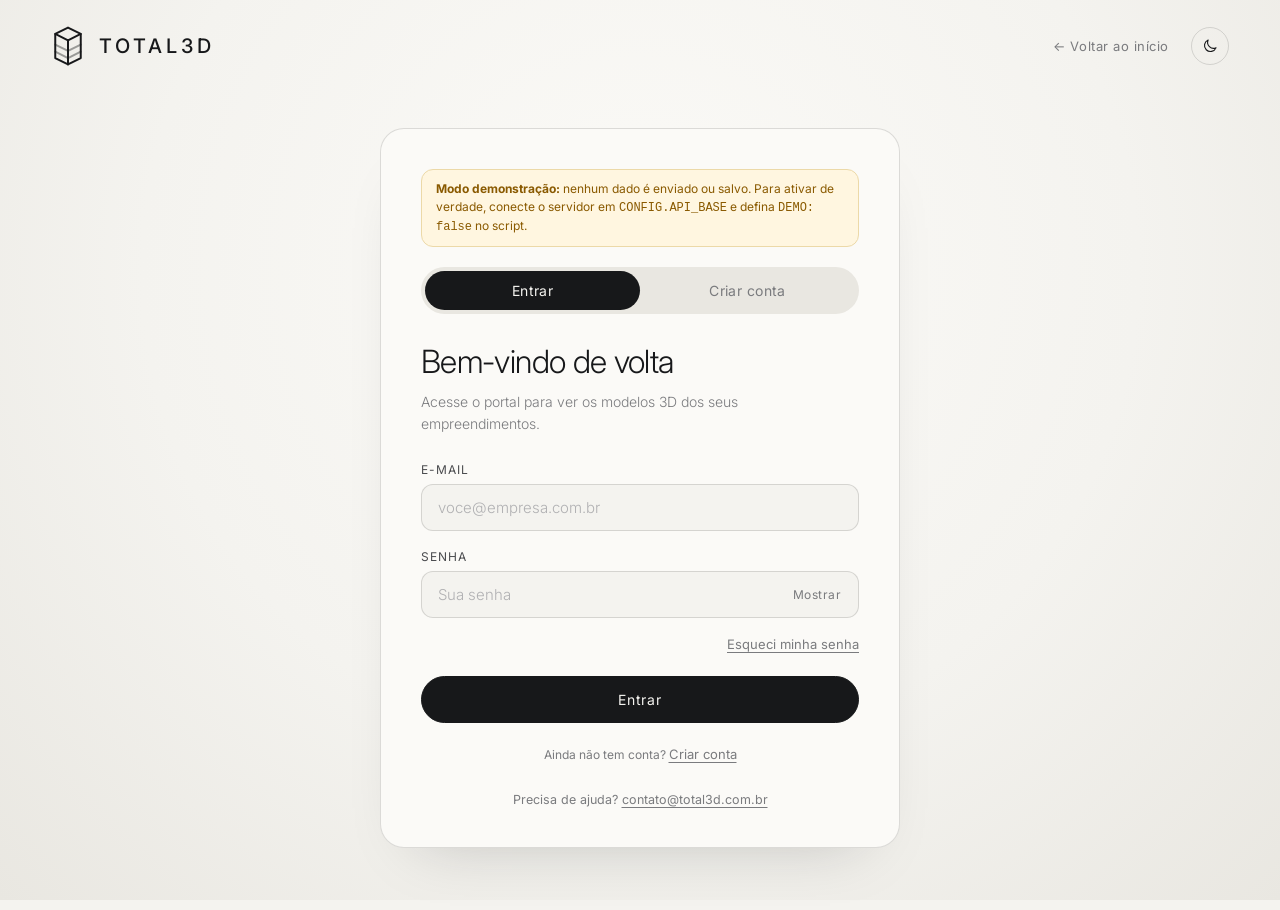
<file: acesso.html>
<!DOCTYPE html>
<html lang="pt-BR">
<head>
<meta charset="UTF-8">
<script src="assets/js/theme.js"></script>
<meta name="viewport" content="width=device-width, initial-scale=1">
<title>Acesso · TOTAL3D</title>
<meta name="robots" content="noindex">
<link rel="preconnect" href="https://fonts.googleapis.com">
<link rel="preconnect" href="https://fonts.gstatic.com" crossorigin>
<link href="https://fonts.googleapis.com/css2?family=Inter:wght@300;400;500&display=swap" rel="stylesheet">

<link rel="stylesheet" href="assets/css/base.css">
<link rel="stylesheet" href="assets/css/acesso.css">
</head>

<body>

  <!-- Símbolo da logo -->
  <svg width="0" height="0" style="position:absolute" aria-hidden="true">
    <symbol id="logo-total3d" viewBox="0 0 24 28" fill="none" stroke="currentColor" stroke-width="1.4" stroke-linejoin="round" stroke-linecap="round">
      <path d="M12 1 L21 5.5 L12 10 L3 5.5 Z"/>
      <path d="M3 5.5 V22.5 L12 27 V10"/>
      <path d="M12 27 L21 22.5 V5.5"/>
      <path d="M3 13 L12 17.5 L21 13" opacity=".4"/>
      <path d="M3 18 L12 22.5 L21 18" opacity=".4"/>
    </symbol>
  </svg>

  <header class="top">
    <a class="brand" href="index.html" aria-label="TOTAL3D · voltar ao início">
      <svg aria-hidden="true"><use href="#logo-total3d"/></svg>
      <span>TOTAL3D</span>
    </a>
    <div class="top-right">
      <a class="back" href="index.html">← Voltar ao início</a>
      <button class="theme-toggle" id="themeToggle" type="button" aria-label="Alternar entre modo claro e escuro" title="Modo claro / escuro">
        <svg class="i-moon" viewBox="0 0 24 24" fill="none" stroke="currentColor" stroke-width="1.5" stroke-linecap="round" stroke-linejoin="round" aria-hidden="true"><path d="M20 14.5A8 8 0 0 1 9.5 4a8 8 0 1 0 10.5 10.5Z"/></svg>
        <svg class="i-sun" viewBox="0 0 24 24" fill="none" stroke="currentColor" stroke-width="1.5" stroke-linecap="round" stroke-linejoin="round" aria-hidden="true"><circle cx="12" cy="12" r="4"/><path d="M12 2v2M12 20v2M4.9 4.9l1.4 1.4M17.7 17.7l1.4 1.4M2 12h2M20 12h2M4.9 19.1l1.4-1.4M17.7 6.3l1.4-1.4"/></svg>
      </button>
    </div>
  </header>

  <main class="stage">
    <div class="panel">

      <div class="demo-banner" id="demoBanner" hidden>
        <b>Modo demonstração:</b> nenhum dado é enviado ou salvo. Para ativar de verdade, conecte o servidor em <code>CONFIG.API_BASE</code> e defina <code>DEMO: false</code> no script.
      </div>

      <div class="tabs" role="tablist" aria-label="Acesso">
        <button class="tab" role="tab" id="tab-login" aria-controls="view-login" aria-selected="true" type="button">Entrar</button>
        <button class="tab" role="tab" id="tab-registro" aria-controls="view-registro" aria-selected="false" type="button">Criar conta</button>
      </div>

      <!-- ================= ENTRAR ================= -->
      <section id="view-login" role="tabpanel" aria-labelledby="tab-login">
        <h1 class="view-title">Bem-vindo de volta</h1>
        <p class="view-sub">Acesse o portal para ver os modelos 3D dos seus empreendimentos.</p>

        <form id="loginForm" novalidate>
          <div class="alert" id="loginAlert" role="alert" hidden></div>

          <div class="field">
            <label for="l-email">E-mail</label>
            <input class="input" id="l-email" name="email" type="email" autocomplete="username" inputmode="email" placeholder="voce@empresa.com.br">
            <p class="err" id="le-email"></p>
          </div>

          <div class="field">
            <label for="l-senha">Senha</label>
            <div class="pw-wrap">
              <input class="input" id="l-senha" name="senha" type="password" autocomplete="current-password" placeholder="Sua senha">
              <button class="toggle" type="button" data-toggle="l-senha">Mostrar</button>
            </div>
            <p class="err" id="le-senha"></p>
          </div>

          <div class="row-between">
            <span></span>
            <button class="link" type="button" id="forgot">Esqueci minha senha</button>
          </div>

          <button class="btn btn-solid btn-block" type="button" id="loginBtn">Entrar</button>
          <p class="legal">Ainda não tem conta? <button class="link" type="button" data-go="registro">Criar conta</button></p>
        </form>
      </section>

      <!-- ================= CRIAR CONTA ================= -->
      <section id="view-registro" role="tabpanel" aria-labelledby="tab-registro" hidden>

        <!-- Passo 1: perfil -->
        <div id="step-profile">
          <h1 class="view-title">Como você vai usar o portal?</h1>
          <p class="view-sub">Escolha o tipo de conta. Pedimos apenas os dados necessários para cada perfil.</p>

          <div class="profiles">
            <button class="profile" type="button" data-profile="construtora">
              <svg viewBox="0 0 24 28" fill="none" stroke="currentColor" stroke-width="1.2" stroke-linejoin="round" stroke-linecap="round" aria-hidden="true">
                <path d="M12 1 L21 5.5 L12 10 L3 5.5 Z"/><path d="M3 5.5 V22.5 L12 27 V10"/><path d="M12 27 L21 22.5 V5.5"/>
              </svg>
              <div>
                <b>Construtora</b>
                <span>Empresa que contratou ou vai contratar modelos 3D. Cadastro com CNPJ.</span>
              </div>
              <i class="arrow" aria-hidden="true">→</i>
            </button>

            <button class="profile" type="button" data-profile="corretor">
              <svg viewBox="0 0 24 24" fill="none" stroke="currentColor" stroke-width="1.2" stroke-linejoin="round" stroke-linecap="round" aria-hidden="true">
                <path d="M3 11 L12 3.5 L21 11"/><path d="M5.5 9.5 V20.5 H18.5 V9.5"/><path d="M10 20.5 V14.5 H14 V20.5"/>
              </svg>
              <div>
                <b>Corretor de imóveis</b>
                <span>Profissional com registro ativo no CRECI. Cadastro com CPF.</span>
              </div>
              <i class="arrow" aria-hidden="true">→</i>
            </button>
          </div>

          <p class="legal" style="margin-top:22px">Já tem conta? <button class="link" type="button" data-go="login">Entrar</button></p>
        </div>

        <!-- Passo 2: formulário -->
        <div id="step-form" hidden>
          <div class="chip-row">
            <span class="chip" id="profileChip">Construtora</span>
            <button class="link" type="button" id="changeProfile">Trocar tipo de conta</button>
          </div>

          <form id="registerForm" novalidate>
            <div class="alert" id="registerAlert" role="alert" hidden></div>

            <div class="field" data-profiles="construtora corretor">
              <label for="f-email">E-mail</label>
              <input class="input" id="f-email" name="email" type="email" autocomplete="email" inputmode="email" placeholder="voce@empresa.com.br">
              <p class="err" id="e-email"></p>
            </div>

            <div class="field" data-profiles="construtora">
              <label for="f-razao">Razão social</label>
              <input class="input" id="f-razao" name="razao" type="text" autocomplete="organization" placeholder="Nome da empresa conforme o CNPJ">
              <p class="err" id="e-razao"></p>
            </div>

            <div class="field" data-profiles="construtora corretor">
              <label for="f-nome" id="nomeLabel">Nome completo</label>
              <input class="input" id="f-nome" name="nome" type="text" autocomplete="name" placeholder="Nome e sobrenome">
              <p class="err" id="e-nome"></p>
            </div>

            <div class="field" data-profiles="construtora">
              <label for="f-cnpj">CNPJ</label>
              <input class="input" id="f-cnpj" name="cnpj" type="text" autocomplete="off" inputmode="text" maxlength="18" placeholder="00.000.000/0000-00" style="text-transform:uppercase">
              <p class="err" id="e-cnpj"></p>
            </div>

            <div class="field" data-profiles="corretor">
              <label for="f-cpf">CPF</label>
              <input class="input" id="f-cpf" name="cpf" type="text" autocomplete="off" inputmode="numeric" maxlength="14" placeholder="000.000.000-00">
              <p class="err" id="e-cpf"></p>
            </div>

            <div class="field" data-profiles="construtora corretor">
              <label for="f-telefone">Telefone (com DDD)</label>
              <input class="input" id="f-telefone" name="telefone" type="tel" autocomplete="tel-national" inputmode="tel" maxlength="15" placeholder="(00) 00000-0000">
              <p class="err" id="e-telefone"></p>
            </div>

            <div class="field" data-profiles="corretor">
              <label for="f-creci">CRECI (pessoa física)</label>
              <div class="creci-row">
                <select class="input" id="f-uf" name="uf" aria-label="Estado do CRECI">
                  <option value="">UF</option>
                </select>
                <div class="creci-num">
                  <input class="input" id="f-creci" name="creci" type="text" inputmode="numeric" autocomplete="off" maxlength="7" placeholder="Número">
                  <span class="suffix" aria-hidden="true">-F</span>
                </div>
                <button class="btn btn-ghost btn-sm" type="button" id="verifyCreci">Verificar</button>
              </div>
              <p class="hint creci-status" id="creciStatus" aria-live="polite"></p>
              <p class="err" id="e-creci"></p>
              <p class="hint">Consultamos o registro no CRECI do estado informado. Só é possível criar a conta com registro ativo.</p>
            </div>

            <div class="field" data-profiles="construtora corretor">
              <label for="f-senha">Senha</label>
              <div class="pw-wrap">
                <input class="input" id="f-senha" name="senha" type="password" autocomplete="new-password" placeholder="Crie uma senha forte">
                <button class="toggle" type="button" data-toggle="f-senha">Mostrar</button>
              </div>
              <div class="meter" id="meter" data-level="0" aria-hidden="true"><i></i><i></i><i></i><i></i><i></i></div>
              <ul class="rules" id="rules"></ul>
              <p class="err" id="e-senha"></p>
            </div>

            <button class="btn btn-solid btn-block" type="button" id="registerBtn">Criar conta</button>
            <p class="legal">Ao criar a conta, você concorda com os <a href="#termos">Termos de Uso</a> e a <a href="#privacidade">Política de Privacidade</a>.</p>
          </form>
        </div>

        <!-- Passo 3: sucesso -->
        <div id="step-done" class="done" hidden>
          <div class="tick" aria-hidden="true">
            <svg viewBox="0 0 24 24" fill="none" stroke="currentColor" stroke-width="1.5" stroke-linecap="round" stroke-linejoin="round"><path d="M5 12.5 L10 17.5 L19 7"/></svg>
          </div>
          <h1 class="view-title">Cadastro enviado</h1>
          <p class="view-sub" id="doneText"></p>
          <button class="btn btn-solid" type="button" data-go="login">Ir para o login</button>
        </div>
      </section>

      <p class="help">Precisa de ajuda? <a href="mailto:contato@total3d.com.br">contato@total3d.com.br</a></p>
    </div>
  </main>

  <script src="assets/js/config.js"></script>
  <script src="assets/js/common.js"></script>
  <script src="assets/js/acesso.js"></script>
</body>
</html>
</file>
<file: assets/css/base.css>
/* ==========================================================================
   TOTAL3D · base.css
   Estilos compartilhados por TODAS as páginas (index, acesso, portal):
   variáveis de cor (tema claro/escuro), reset e botão de tema.
   Estilos específicos de cada página ficam em home.css / acesso.css / portal.css.
   ========================================================================== */

:root {
  --bg: #f4f3ef;
  --bg-2: #e9e7e1;
  --bg-3: #fbfaf7;
  --ink: #17181a;
  --ink-2: #4a4b4e;
  --muted: #7a7b7e;
  --line: rgba(23, 24, 26, 0.14);
  --bg-rgb: 244, 243, 239;

  --danger: #b3261e;
  --ok: #1e7a46;
  --warn: #8a5a00;
  --warn-bg: #fff6e0; --warn-line: #ecd9a8;
  --danger-bg: #fdf1f0; --danger-line: #efc4c0;
  --ok-bg: #f0f8f3; --ok-line: #cfe3d6;

  --pad: clamp(20px, 4vw, 56px);
  color-scheme: light;
}

[data-theme="dark"] {
  --bg: #0f1011;
  --bg-2: #08090a;
  --bg-3: #151618;
  --ink: #f1f0ec;
  --ink-2: #b9b8b3;
  --muted: #8f9094;
  --line: rgba(241, 240, 236, 0.16);
  --bg-rgb: 15, 16, 17;

  --danger: #ff8f86;
  --ok: #62d08c;
  --warn: #e8c46a;
  --warn-bg: #2a2412; --warn-line: #4a3f1c;
  --danger-bg: #2c1514; --danger-line: #5a2926;
  --ok-bg: #11231a; --ok-line: #1f4631;
  color-scheme: dark;
}

/* ---------- Reset ---------- */
* { margin: 0; padding: 0; box-sizing: border-box; }
html { background: var(--bg); }
a { color: inherit; }
[hidden] { display: none !important; }

/* ---------- Botão de tema (claro / escuro) ---------- */
.theme-toggle {
  width: 38px; height: 38px; flex-shrink: 0;
  border-radius: 50%; border: 1px solid var(--line);
  background: transparent; color: var(--ink); cursor: pointer;
  display: grid; place-items: center;
  transition: border-color .3s ease, background .3s ease, transform .3s ease;
}
.theme-toggle:hover { border-color: var(--ink); }
.theme-toggle:active { transform: scale(.94); }
.theme-toggle:focus-visible { outline: 2px solid var(--ink); outline-offset: 3px; }
.theme-toggle svg { width: 18px; height: 18px; }
.theme-toggle .i-sun { display: none; }
[data-theme="dark"] .theme-toggle .i-sun { display: block; }
[data-theme="dark"] .theme-toggle .i-moon { display: none; }
</file>
<file: assets/css/acesso.css>
/* ==========================================================================
   TOTAL3D · acesso.css  (login e cadastro: acesso.html)
   Depende de base.css.
   ========================================================================== */

    body {
  min-height: 100vh;
  color: var(--ink);
  font-family: "Inter", system-ui, -apple-system, "Segoe UI", sans-serif;
  -webkit-font-smoothing: antialiased;
  background: radial-gradient(ellipse at 50% 30%, var(--bg-3) 0%, var(--bg) 55%, var(--bg-2) 100%) fixed;
  display: flex;
  flex-direction: column;
}

/* ---------- Topo ---------- */
.top {
  display: flex;
  align-items: center;
  justify-content: space-between;
  padding: 26px var(--pad);
}
.brand {
  display: flex; align-items: center; gap: 14px;
  font-weight: 500; letter-spacing: 0.2em; font-size: 20px;
  text-transform: uppercase; text-decoration: none;
}
.brand svg { width: 34px; height: 40px; }
.back {
  font-size: 13px; color: var(--muted); text-decoration: none;
  letter-spacing: .04em; transition: color .25s ease;
}
.back:hover { color: var(--ink); }

.top-right { display: flex; align-items: center; gap: 22px; }

/* ---------- Painel ---------- */
.stage {
  flex: 1;
  display: flex;
  justify-content: center;
  align-items: flex-start;
  padding: clamp(8px, 4vh, 40px) var(--pad) 64px;
}
.panel {
  width: 100%;
  max-width: 520px;
  background: var(--bg-3);
  border: 1px solid var(--line);
  border-radius: 24px;
  padding: clamp(24px, 4vw, 40px);
  box-shadow: 0 30px 60px -40px rgba(23,24,26,.25);
  animation: rise .8s cubic-bezier(.2,.7,.2,1) both;
}

.demo-banner {
  margin-bottom: 20px;
  padding: 10px 14px;
  border-radius: 12px;
  background: var(--warn-bg);
  border: 1px solid var(--warn-line);
  color: var(--warn);
  font-size: 12px;
  line-height: 1.5;
}

/* ---------- Abas ---------- */
.tabs {
  display: grid;
  grid-template-columns: 1fr 1fr;
  background: var(--bg-2);
  border-radius: 999px;
  padding: 4px;
  margin-bottom: 30px;
}
.tab {
  font: inherit; font-size: 14px; letter-spacing: .03em;
  background: transparent; border: none; color: var(--muted);
  padding: 11px 12px; border-radius: 999px; cursor: pointer;
  transition: background .3s ease, color .3s ease, box-shadow .3s ease;
}
.tab[aria-selected="true"] {
  background: var(--ink); color: var(--bg);
}
.tab:focus-visible { outline: 2px solid var(--ink); outline-offset: 2px; }

h1.view-title {
  font-weight: 300; font-size: clamp(26px, 3.4vw, 32px);
  letter-spacing: -0.02em; line-height: 1.15;
}
.view-sub {
  margin-top: 10px; font-size: 14px; line-height: 1.6;
  color: var(--muted); font-weight: 300;
}

/* ---------- Escolha de perfil ---------- */
.profiles { margin-top: 26px; display: grid; gap: 14px; }
.profile {
  font: inherit; text-align: left; color: inherit;
  display: flex; align-items: center; gap: 18px;
  padding: 20px 22px; background: var(--bg);
  border: 1px solid var(--line); border-radius: 18px; cursor: pointer;
  transition: border-color .3s ease, transform .3s ease, box-shadow .3s ease;
}
.profile:hover {
  border-color: var(--ink); transform: translateY(-2px);
  box-shadow: 0 16px 32px -22px rgba(23,24,26,.35);
}
.profile:focus-visible { outline: 2px solid var(--ink); outline-offset: 3px; }
.profile svg { width: 38px; height: 38px; flex-shrink: 0; }
.profile b { display: block; font-weight: 500; font-size: 16px; }
.profile span { display: block; margin-top: 4px; font-size: 13px; color: var(--muted); font-weight: 300; line-height: 1.5; }
.profile .arrow { margin-left: auto; font-size: 18px; color: var(--muted); }

/* ---------- Formulários ---------- */
form { margin-top: 26px; display: grid; gap: 18px; }
.field { display: grid; gap: 7px; }
label, .label {
  font-size: 12px; letter-spacing: .08em; text-transform: uppercase;
  color: var(--ink-2); font-weight: 400;
}
.input, select.input {
  font: inherit; font-size: 15px; color: var(--ink);
  width: 100%; padding: 13px 16px;
  background: var(--bg); border: 1px solid var(--line); border-radius: 12px;
  transition: border-color .25s ease, box-shadow .25s ease;
  appearance: none; -webkit-appearance: none;
}
.input::placeholder { color: #b0b0b2; font-weight: 300; }
.input:hover { border-color: rgba(23,24,26,.32); }
.input:focus { outline: none; border-color: var(--ink); box-shadow: 0 0 0 3px rgba(23,24,26,.08); }
.input[aria-invalid="true"] { border-color: var(--danger); }
.input[aria-invalid="true"]:focus { box-shadow: 0 0 0 3px rgba(179,38,30,.12); }

.err { font-size: 12.5px; color: var(--danger); line-height: 1.45; }
.err:empty { display: none; }
.hint { font-size: 12.5px; color: var(--muted); line-height: 1.5; }

.pw-wrap { position: relative; }
.pw-wrap .input { padding-right: 84px; }
.toggle {
  position: absolute; right: 8px; top: 50%; transform: translateY(-50%);
  font: inherit; font-size: 12px; letter-spacing: .04em; color: var(--muted);
  background: transparent; border: none; cursor: pointer; padding: 8px 10px; border-radius: 8px;
}
.toggle:hover { color: var(--ink); }
.toggle:focus-visible { outline: 2px solid var(--ink); }

/* Medidor e checklist de senha */
.meter { display: grid; grid-template-columns: repeat(5, 1fr); gap: 5px; margin-top: 2px; }
.meter i { height: 3px; border-radius: 3px; background: var(--bg-2); transition: background .3s ease; }
.meter[data-level="1"] i:nth-child(-n+1),
.meter[data-level="2"] i:nth-child(-n+2) { background: var(--danger); }
.meter[data-level="3"] i:nth-child(-n+3),
.meter[data-level="4"] i:nth-child(-n+4) { background: #c98a00; }
.meter[data-level="5"] i { background: var(--ok); }

.rules { list-style: none; display: grid; grid-template-columns: 1fr 1fr; gap: 6px 14px; margin-top: 4px; }
.rules li { font-size: 12px; color: var(--muted); display: flex; align-items: center; gap: 8px; line-height: 1.35; }
.rules li::before {
  content: ""; width: 12px; height: 12px; flex-shrink: 0; border-radius: 50%;
  border: 1px solid var(--line); background: transparent; transition: all .25s ease;
}
.rules li.ok { color: var(--ink); }
.rules li.ok::before {
  background: var(--ok); border-color: var(--ok);
  box-shadow: inset 0 0 0 2.5px var(--bg-3);
}

/* CRECI */
.creci-row { display: grid; grid-template-columns: 92px 1fr auto; gap: 10px; align-items: stretch; }
.creci-num { position: relative; }
.creci-num .input { padding-right: 40px; }
.suffix {
  position: absolute; right: 14px; top: 50%; transform: translateY(-50%);
  color: var(--muted); font-size: 14px; pointer-events: none;
}
select.input {
  background-image: url("data:image/svg+xml,%3Csvg xmlns='http://www.w3.org/2000/svg' width='10' height='6' viewBox='0 0 10 6'%3E%3Cpath d='M1 1l4 4 4-4' fill='none' stroke='%23777' stroke-width='1.4'/%3E%3C/svg%3E");
  background-repeat: no-repeat; background-position: right 14px center; padding-right: 32px;
}
.creci-status { min-height: 18px; display: flex; align-items: center; gap: 8px; }
.creci-status:empty { display: none; }
.creci-status.ok { color: var(--ok); }
.creci-status.bad { color: var(--danger); }
.creci-status.busy { color: var(--muted); }
.spin {
  width: 12px; height: 12px; border-radius: 50%;
  border: 1.5px solid var(--line); border-top-color: var(--ink);
  animation: spin .8s linear infinite; flex-shrink: 0;
}

/* Botões */
.btn {
  font: inherit; font-size: 14px; letter-spacing: .05em;
  padding: 14px 26px; border-radius: 999px; border: 1px solid var(--ink);
  cursor: pointer; text-decoration: none; text-align: center; display: inline-block;
  transition: background .3s ease, color .3s ease, transform .3s ease, opacity .3s ease;
}
.btn:active { transform: scale(.98); }
.btn:focus-visible { outline: 2px solid var(--ink); outline-offset: 3px; }
.btn-solid { background: var(--ink); color: var(--bg); }
.btn-solid:hover { background: transparent; color: var(--ink); }
.btn-ghost { background: transparent; color: var(--ink); }
.btn-ghost:hover { background: var(--ink); color: var(--bg); }
.btn-sm { padding: 0 18px; font-size: 13px; }
.btn[disabled] { opacity: .5; cursor: progress; pointer-events: none; }
.btn-block { width: 100%; margin-top: 6px; }

.row-between { display: flex; justify-content: space-between; align-items: center; gap: 12px; flex-wrap: wrap; }
.link {
  font-size: 13px; color: var(--muted); text-decoration: underline;
  text-underline-offset: 3px; background: none; border: none; font-family: inherit; cursor: pointer;
}
.link:hover { color: var(--ink); }

.chip-row { margin-top: 22px; display: flex; align-items: center; justify-content: space-between; gap: 12px; }
.chip {
  font-size: 11px; letter-spacing: .18em; text-transform: uppercase;
  border: 1px solid var(--line); padding: 6px 12px; border-radius: 999px; color: var(--ink-2);
}

.alert {
  padding: 12px 14px; border-radius: 12px; font-size: 13px; line-height: 1.5;
  border: 1px solid var(--danger-line); background: var(--danger-bg); color: var(--danger);
}
.alert.info { border-color: var(--ok-line); background: var(--ok-bg); color: var(--ok); }

.legal { font-size: 12px; line-height: 1.6; color: var(--muted); text-align: center; margin-top: 4px; }

/* Tela de sucesso */
.done { text-align: center; padding: 14px 0 4px; }
.done .tick {
  width: 56px; height: 56px; margin: 0 auto 22px; border-radius: 50%;
  border: 1px solid var(--ink); display: grid; place-items: center;
}
.done .tick svg { width: 24px; height: 24px; }
.done .btn { margin-top: 28px; }

.help { margin-top: 28px; text-align: center; font-size: 12.5px; color: var(--muted); }
.help a { text-underline-offset: 3px; }

@keyframes rise { from { opacity: 0; transform: translateY(18px); } to { opacity: 1; transform: none; } }
@keyframes spin { to { transform: rotate(360deg); } }

@media (max-width: 520px) {
  .top { padding: 18px var(--pad); }
  .brand { font-size: 16px; gap: 10px; }
  .brand svg { width: 28px; height: 33px; }
  .rules { grid-template-columns: 1fr; }
  .creci-row { grid-template-columns: 88px 1fr; }
  .creci-row .btn { grid-column: 1 / -1; padding: 12px; }
}
@media (prefers-reduced-motion: reduce) {
  .panel { animation: none; }
  .spin { animation-duration: 2s; }
}
</file>
<file: assets/css/portal.css>
/* ==========================================================================
   TOTAL3D · portal.css  (área logada: portal.html)
   Depende de base.css.
   ========================================================================== */

:root {
  --pad: clamp(20px, 3.4vw, 48px);
  --iso-l: #e6e4de; --iso-r: #d6d4cd; --iso-t: #fbfaf7;   /* cores da miniatura isométrica */
}
[data-theme="dark"] { --iso-l: #202225; --iso-r: #17181a; --iso-t: #2e3135; }

  body {
  min-height: 100vh;
  color: var(--ink);
  font-family: "Inter", system-ui, -apple-system, "Segoe UI", sans-serif;
  -webkit-font-smoothing: antialiased;
  background: var(--bg);
}
button { font: inherit; color: inherit; }

/* ---------- Estrutura ---------- */
.app { display: grid; grid-template-columns: 264px 1fr; min-height: 100vh; }

.side {
  position: sticky; top: 0; height: 100vh;
  display: flex; flex-direction: column;
  padding: 26px 16px 20px;
  background: var(--bg-3);
  border-right: 1px solid var(--line);
}
.brand {
  display: flex; align-items: center; gap: 12px;
  padding: 0 10px 26px;
  font-weight: 500; letter-spacing: .2em; font-size: 17px;
  text-transform: uppercase; text-decoration: none;
}
.brand svg { width: 28px; height: 33px; flex-shrink: 0; }

.nav { display: grid; gap: 4px; }
.nav button {
  display: flex; align-items: center; gap: 14px;
  padding: 12px 12px; border: none; border-radius: 12px;
  background: transparent; color: var(--muted);
  font-size: 14px; letter-spacing: .01em; text-align: left; cursor: pointer;
  transition: background .25s ease, color .25s ease;
}
.nav button svg { width: 20px; height: 20px; flex-shrink: 0; }
.nav button:hover { color: var(--ink); background: var(--bg-2); }
.nav button[aria-current="page"] { color: var(--ink); background: var(--bg-2); font-weight: 500; }
.nav button:focus-visible { outline: 2px solid var(--ink); outline-offset: 2px; }
.nav .count {
  margin-left: auto; font-size: 11px; min-width: 22px; text-align: center;
  padding: 2px 7px; border-radius: 999px; border: 1px solid var(--line); color: var(--ink-2);
}

.side-foot { margin-top: auto; display: grid; gap: 14px; padding-top: 18px; border-top: 1px solid var(--line); }
.me { display: flex; align-items: center; gap: 12px; padding: 0 6px; min-width: 0; }
.avatar {
  width: 38px; height: 38px; border-radius: 50%; flex-shrink: 0;
  border: 1px solid var(--line); display: grid; place-items: center;
  font-size: 13px; letter-spacing: .06em; background: var(--bg-2);
}
.me b { display: block; font-weight: 500; font-size: 13.5px; white-space: nowrap; overflow: hidden; text-overflow: ellipsis; }
.me span { display: block; font-size: 12px; color: var(--muted); white-space: nowrap; overflow: hidden; text-overflow: ellipsis; }
.me > div { min-width: 0; }

.content { min-width: 0; padding: 0 var(--pad) 80px; }
.topbar {
  display: flex; align-items: center; justify-content: space-between; gap: 16px;
  padding: 26px 0 8px;
}
.top-brand { display: none; color: var(--ink); }
.top-brand svg { width: 26px; height: 31px; }
.topbar-right { display: flex; align-items: center; gap: 10px; margin-left: auto; }
.eyebrow {
  font-size: 11px; letter-spacing: .24em; text-transform: uppercase; color: var(--muted);
  display: flex; align-items: center; gap: 12px;
}
.eyebrow::before { content: ""; width: 28px; height: 1px; background: var(--muted); }

.page { max-width: 980px; animation: rise .6s cubic-bezier(.2,.7,.2,1) both; }
h1.page-title { font-weight: 300; font-size: clamp(28px, 3.6vw, 42px); letter-spacing: -.02em; line-height: 1.12; margin-top: 18px; }
.page-sub { margin-top: 12px; max-width: 620px; font-size: 15px; line-height: 1.7; font-weight: 300; color: var(--ink-2); }
h2.sec { font-weight: 400; font-size: 18px; letter-spacing: -.01em; }
.sec-sub { margin-top: 6px; font-size: 13.5px; color: var(--muted); line-height: 1.6; font-weight: 300; }
.block { margin-top: clamp(28px, 5vh, 44px); }

/* ---------- Demonstração ---------- */
.demo-banner {
  margin: 22px 0 0; padding: 12px 16px; border-radius: 14px;
  background: var(--warn-bg); border: 1px solid var(--warn-line); color: var(--warn);
  font-size: 12.5px; line-height: 1.6;
  display: flex; flex-wrap: wrap; gap: 8px 18px; align-items: center; justify-content: space-between;
}
.demo-banner code { font-family: ui-monospace, SFMono-Regular, Menlo, monospace; }
.demo-banner label { display: inline-flex; align-items: center; gap: 8px; }
.demo-banner select {
  font: inherit; font-size: 12px; color: inherit; background: transparent;
  border: 1px solid var(--warn-line); border-radius: 8px; padding: 4px 8px;
}

/* ---------- Cartões ---------- */
.card { border: 1px solid var(--line); border-radius: 20px; background: var(--bg-3); padding: clamp(20px, 3vw, 30px); }
.grid-3 { display: grid; grid-template-columns: repeat(3, 1fr); gap: 16px; }
.tile { border: 1px solid var(--line); border-radius: 18px; padding: 22px 22px 20px; background: var(--bg-3); }
.tile .k { font-size: 11px; letter-spacing: .18em; text-transform: uppercase; color: var(--muted); }
.tile .v { margin-top: 14px; font-weight: 300; font-size: clamp(26px, 3vw, 34px); letter-spacing: -.02em; line-height: 1.1; }
.tile .s { margin-top: 8px; font-size: 12.5px; color: var(--muted); font-weight: 300; }

.hero-card { display: flex; align-items: center; justify-content: space-between; gap: 24px; flex-wrap: wrap; }
.hero-card p { max-width: 520px; }

.steps { display: grid; grid-template-columns: repeat(3, 1fr); gap: 0; margin-top: 22px; border-top: 1px solid var(--line); }
.step { padding: 20px 22px 4px 0; }
.step + .step { padding-left: 22px; border-left: 1px solid var(--line); }
.step .n { font-size: 12px; letter-spacing: .2em; color: var(--muted); }
.step b { display: block; margin-top: 12px; font-weight: 400; font-size: 16px; }
.step span { display: block; margin-top: 8px; font-size: 13px; line-height: 1.65; color: var(--ink-2); font-weight: 300; }

/* ---------- Botões ---------- */
.btn {
  font-size: 14px; letter-spacing: .04em; padding: 13px 26px; border-radius: 999px;
  border: 1px solid var(--ink); cursor: pointer; text-decoration: none; text-align: center; display: inline-block;
  transition: background .3s ease, color .3s ease, transform .3s ease, opacity .3s ease;
}
.btn:active { transform: scale(.98); }
.btn:focus-visible { outline: 2px solid var(--ink); outline-offset: 3px; }
.btn-solid { background: var(--ink); color: var(--bg); }
.btn-solid:hover { background: transparent; color: var(--ink); }
.btn-ghost { background: transparent; color: var(--ink); }
.btn-ghost:hover { background: var(--ink); color: var(--bg); }
.btn-sm { padding: 9px 18px; font-size: 13px; }
.btn-danger { border-color: var(--danger); color: var(--danger); background: transparent; }
.btn-danger:hover:not([disabled]) { background: var(--danger); color: var(--bg); }
.btn[disabled] { opacity: .45; cursor: not-allowed; pointer-events: none; }
.btn.busy { cursor: progress; }
.link {
  font-size: 13px; color: var(--muted); text-decoration: underline; text-underline-offset: 3px;
  background: none; border: none; cursor: pointer;
}
.link:hover { color: var(--ink); }

/* ---------- Formulários ---------- */
.form { display: grid; gap: 18px; margin-top: 22px; }
.row-2 { display: grid; grid-template-columns: 1fr 1fr; gap: 18px; }
.field { display: grid; gap: 7px; min-width: 0; }
label.lbl { font-size: 12px; letter-spacing: .08em; text-transform: uppercase; color: var(--ink-2); }
.input {
  font: inherit; font-size: 15px; color: var(--ink); width: 100%; padding: 13px 16px;
  background: var(--bg); border: 1px solid var(--line); border-radius: 12px;
  transition: border-color .25s ease, box-shadow .25s ease; appearance: none; -webkit-appearance: none;
}
.input::placeholder { color: #9b9b9e; font-weight: 300; }
.input:hover { border-color: rgba(128,128,128,.5); }
.input:focus { outline: none; border-color: var(--ink); box-shadow: 0 0 0 3px rgba(128,128,128,.18); }
.input[readonly] { color: var(--muted); background: var(--bg-2); cursor: not-allowed; }
.input[aria-invalid="true"] { border-color: var(--danger); }
.hint { font-size: 12.5px; color: var(--muted); line-height: 1.55; }
.err { font-size: 12.5px; color: var(--danger); line-height: 1.45; }
.err:empty { display: none; }
.form-actions { display: flex; gap: 12px; align-items: center; flex-wrap: wrap; }

.alert {
  padding: 12px 14px; border-radius: 12px; font-size: 13px; line-height: 1.55;
  border: 1px solid var(--danger-line); background: var(--danger-bg); color: var(--danger);
}
.alert.ok { border-color: var(--ok-line); background: var(--ok-bg); color: var(--ok); }

.pw-wrap { position: relative; }
.pw-wrap .input { padding-right: 84px; }
.toggle {
  position: absolute; right: 8px; top: 50%; transform: translateY(-50%);
  font-size: 12px; color: var(--muted); background: transparent; border: none; cursor: pointer; padding: 8px 10px; border-radius: 8px;
}
.toggle:hover { color: var(--ink); }
.meter { display: grid; grid-template-columns: repeat(5, 1fr); gap: 5px; margin-top: 2px; }
.meter i { height: 3px; border-radius: 3px; background: var(--bg-2); transition: background .3s ease; }
.meter[data-level="1"] i:nth-child(-n+1), .meter[data-level="2"] i:nth-child(-n+2) { background: var(--danger); }
.meter[data-level="3"] i:nth-child(-n+3), .meter[data-level="4"] i:nth-child(-n+4) { background: #c98a00; }
.meter[data-level="5"] i { background: var(--ok); }
.rules { list-style: none; display: grid; grid-template-columns: 1fr 1fr; gap: 6px 14px; margin-top: 4px; }
.rules li { font-size: 12px; color: var(--muted); display: flex; align-items: center; gap: 8px; }
.rules li::before { content: ""; width: 12px; height: 12px; flex-shrink: 0; border-radius: 50%; border: 1px solid var(--line); transition: all .25s ease; }
.rules li.ok { color: var(--ink); }
.rules li.ok::before { background: var(--ok); border-color: var(--ok); box-shadow: inset 0 0 0 2.5px var(--bg-3); }

/* Interruptor */
.switch-row { display: flex; align-items: center; justify-content: space-between; gap: 20px; padding: 16px 0; border-top: 1px solid var(--line); }
.switch-row:first-of-type { border-top: none; }
.switch-row b { display: block; font-weight: 400; font-size: 14.5px; }
.switch-row span.d { display: block; margin-top: 4px; font-size: 13px; color: var(--muted); line-height: 1.55; font-weight: 300; }
.switch { position: relative; width: 44px; height: 26px; flex-shrink: 0; }
.switch input { position: absolute; inset: 0; opacity: 0; width: 100%; height: 100%; margin: 0; cursor: pointer; z-index: 1; }
.switch i { position: absolute; inset: 0; border-radius: 999px; border: 1px solid var(--line); background: var(--bg-2); transition: background .25s ease, border-color .25s ease; }
.switch i::after { content: ""; position: absolute; left: 3px; top: 3px; width: 18px; height: 18px; border-radius: 50%; background: var(--muted); transition: transform .25s ease, background .25s ease; }
.switch input:checked + i { background: var(--ink); border-color: var(--ink); }
.switch input:checked + i::after { transform: translateX(18px); background: var(--bg); }
.switch input:disabled { cursor: not-allowed; }
.switch input:disabled + i { opacity: .55; }
.switch input:focus-visible + i { outline: 2px solid var(--ink); outline-offset: 3px; }

/* ---------- Projetos ---------- */
.redeem { display: grid; grid-template-columns: 1fr auto; gap: 12px; margin-top: 18px; align-items: stretch; }
.redeem .input { font-size: 16px; letter-spacing: .12em; text-transform: uppercase; padding: 15px 18px; }
.redeem .input::placeholder { letter-spacing: .06em; text-transform: none; }
.redeem .btn { padding: 0 30px; }

.projects { display: grid; grid-template-columns: repeat(auto-fill, minmax(280px, 1fr)); gap: 20px; margin-top: 22px; }
.pcard {
  text-align: left; padding: 0; cursor: pointer; overflow: hidden;
  border: 1px solid var(--line); border-radius: 20px; background: var(--bg-3);
  transition: transform .45s cubic-bezier(.2,.7,.2,1), box-shadow .45s ease, border-color .3s ease;
}
.pcard:hover { transform: translateY(-5px); border-color: rgba(128,128,128,.55); box-shadow: 0 24px 46px -26px rgba(0,0,0,.35); }
.pcard:focus-visible { outline: 2px solid var(--ink); outline-offset: 3px; }
.pcard .art { aspect-ratio: 16 / 11; background: radial-gradient(ellipse at 50% 60%, var(--bg-3) 0%, var(--bg-2) 100%); border-bottom: 1px solid var(--line); }
.pcard .art svg, .viewer svg { width: 100%; height: 100%; display: block; }
.pcard .body { padding: 18px 22px 22px; }
.pcard h3 { font-weight: 400; font-size: 18px; letter-spacing: -.01em; }
.pcard .meta { margin-top: 5px; font-size: 13px; color: var(--muted); font-weight: 300; }
.tag { display: inline-block; margin-top: 14px; font-size: 10px; letter-spacing: .18em; text-transform: uppercase; color: var(--muted); border: 1px solid var(--line); padding: 5px 11px; border-radius: 999px; }
.iso .l { fill: var(--iso-l); } .iso .r { fill: var(--iso-r); } .iso .t { fill: var(--iso-t); }
.iso .o { fill: none; stroke: var(--ink); stroke-width: 1; stroke-linejoin: round; }
.iso .f { fill: none; stroke: var(--ink); stroke-opacity: .16; stroke-width: .7; }

.empty { text-align: center; padding: clamp(32px, 6vh, 56px) 20px; border: 1px dashed var(--line); border-radius: 20px; margin-top: 22px; }
.empty svg { width: 40px; height: 46px; color: var(--muted); }
.empty b { display: block; margin-top: 16px; font-weight: 400; font-size: 17px; }
.empty p { margin: 8px auto 0; max-width: 420px; font-size: 13.5px; line-height: 1.65; color: var(--muted); font-weight: 300; }

.back { margin-bottom: 4px; }
.detail-grid { display: grid; grid-template-columns: 1.6fr 1fr; gap: 20px; margin-top: 22px; align-items: start; }
.viewer {
  position: relative; aspect-ratio: 4 / 3; border: 1px solid var(--line); border-radius: 20px; overflow: hidden;
  background: radial-gradient(ellipse at 50% 60%, var(--bg-3) 0%, var(--bg-2) 100%);
}
.viewer .note {
  position: absolute; left: 14px; right: 14px; bottom: 12px; text-align: center;
  font-size: 11.5px; letter-spacing: .04em; color: var(--muted);
}
.kv { display: grid; gap: 0; }
.kv div { display: flex; justify-content: space-between; gap: 16px; padding: 13px 0; border-top: 1px solid var(--line); font-size: 14px; }
.kv div:first-child { border-top: none; padding-top: 0; }
.kv span { color: var(--muted); font-weight: 300; }
.kv b { font-weight: 400; text-align: right; }

/* ---------- Privacidade / Ajuda ---------- */
.list { list-style: none; display: grid; margin-top: 14px; }
.list li { display: flex; justify-content: space-between; gap: 16px; padding: 12px 0; border-top: 1px solid var(--line); font-size: 14px; }
.list li:first-child { border-top: none; }
.list li span { color: var(--muted); font-weight: 300; text-align: right; }
.danger-zone { border-color: var(--danger-line); }
.danger-zone h2 { color: var(--danger); }

details { border-top: 1px solid var(--line); padding: 4px 0; }
details:first-of-type { border-top: none; }
summary { cursor: pointer; list-style: none; padding: 14px 0; font-size: 15px; display: flex; justify-content: space-between; align-items: center; gap: 16px; }
summary::-webkit-details-marker { display: none; }
summary::after { content: "+"; color: var(--muted); font-size: 20px; line-height: 1; transition: transform .25s ease; }
details[open] summary::after { transform: rotate(45deg); }
summary:focus-visible { outline: 2px solid var(--ink); outline-offset: 2px; border-radius: 6px; }
details p { padding: 0 0 16px; max-width: 640px; font-size: 14px; line-height: 1.75; color: var(--ink-2); font-weight: 300; }

/* ---------- Barra inferior (celular) ---------- */
.tabbar { display: none; }

@keyframes rise { from { opacity: 0; transform: translateY(14px); } to { opacity: 1; transform: none; } }

@media (max-width: 900px) {
  .app { grid-template-columns: 1fr; }
  .side { display: none; }
  .top-brand { display: inline-flex; }
  .content { padding-bottom: 110px; }
  .tabbar {
    display: grid; grid-template-columns: repeat(5, 1fr);
    position: fixed; left: 0; right: 0; bottom: 0; z-index: 40;
    background: var(--bg-3); border-top: 1px solid var(--line);
    padding: 6px 6px calc(6px + env(safe-area-inset-bottom));
  }
  .tabbar button {
    display: grid; justify-items: center; gap: 4px; padding: 8px 2px; border: none; background: transparent;
    color: var(--muted); font-size: 10.5px; letter-spacing: .02em; cursor: pointer; border-radius: 10px;
  }
  .tabbar button svg { width: 21px; height: 21px; }
  .tabbar button[aria-current="page"] { color: var(--ink); }
  .grid-3 { grid-template-columns: 1fr; }
  .steps { grid-template-columns: 1fr; }
  .step, .step + .step { padding: 18px 0; border-left: none; }
  .step + .step { border-top: 1px solid var(--line); }
  .detail-grid { grid-template-columns: 1fr; }
}
@media (max-width: 560px) {
  .row-2 { grid-template-columns: 1fr; }
  .rules { grid-template-columns: 1fr; }
  .redeem { grid-template-columns: 1fr; }
  .redeem .btn { padding: 14px; }
}
@media (prefers-reduced-motion: reduce) { .page { animation: none; } .pcard, .pcard:hover { transition: none; transform: none; } }
</file>
